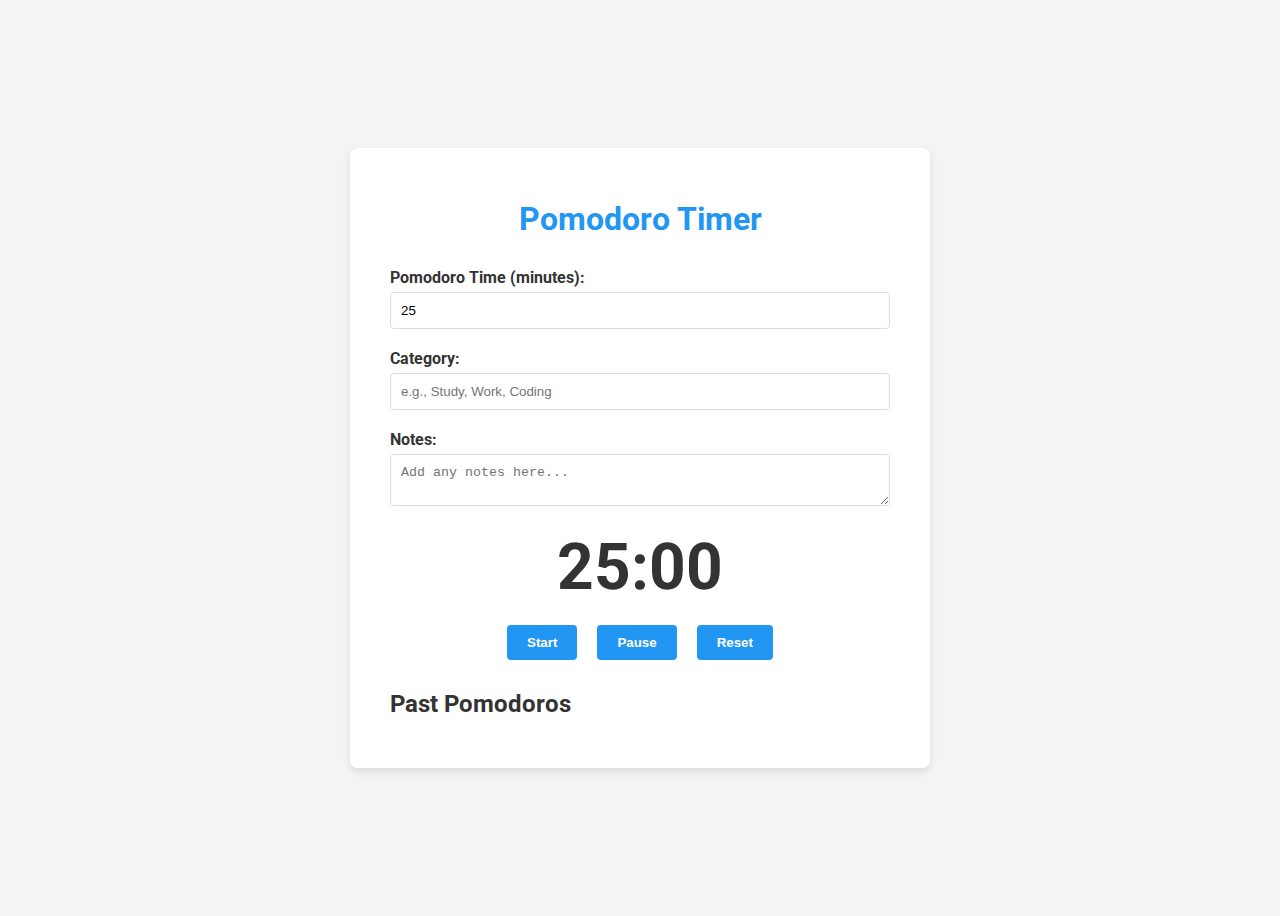
<file: apps/pomodoro/index.html>
<!DOCTYPE html>
<html>
<head>
  <title>Pomodoro Timer</title>
  <link rel="stylesheet" href="style.css">
  <link href="https://fonts.googleapis.com/css2?family=Roboto:wght@400;700&display=swap" rel="stylesheet">
</head>
<body>

<div class="container">
  <h1>Pomodoro Timer</h1>

  <div class="input-group">
    <label for="pomodoro-time">Pomodoro Time (minutes):</label>
    <input type="number" id="pomodoro-time" name="pomodoro-time" value="25" min="1">
  </div>

  <div class="input-group">
    <label for="category">Category:</label>
    <input type="text" id="category" name="category" placeholder="e.g., Study, Work, Coding">
  </div>

  <div class="input-group">
    <label for="notes">Notes:</label>
    <textarea id="notes" name="notes" placeholder="Add any notes here..."></textarea>
  </div>

  <div id="timer">
    <div id="time-left">25:00</div>
    <div class="buttons">
      <button id="start">Start</button>
      <button id="pause">Pause</button>
      <button id="reset">Reset</button>
    </div>
  </div>

  <div id="history">
    <h2>Past Pomodoros</h2>
    <ul id="pomodoro-list"></ul>
  </div>

</div>

<script src="script.js"></script>
</body>
</html>
</file>
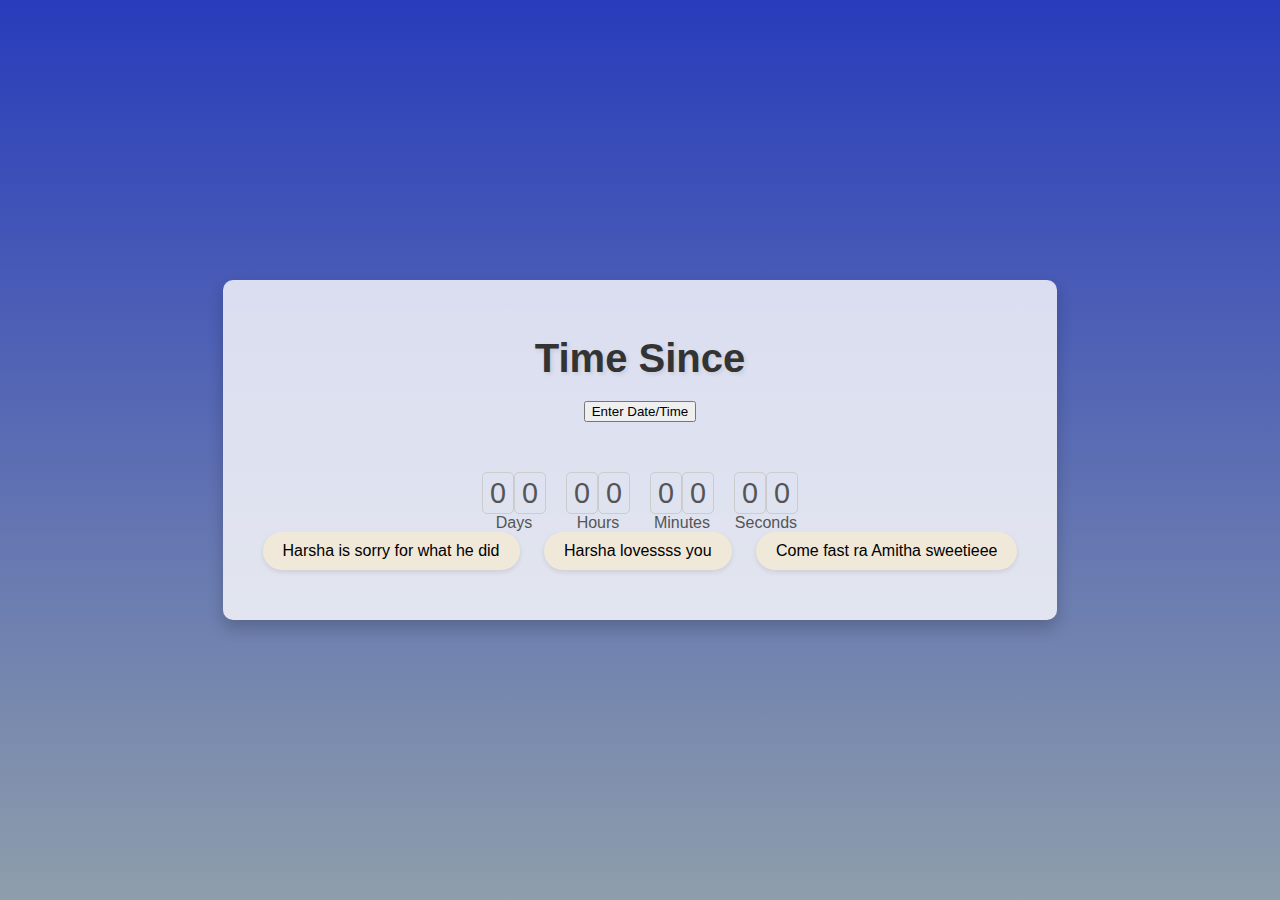
<file: apps/timesince/index.html>
<!DOCTYPE html>
<html>
<head>
    <title>Time Since</title>
    <link rel="stylesheet" href="style.css">
</head>
<body>
    <div class="container">
        <h1 id="timeSinceHeading" class="title">Time Since</h1>
        <button id="showPopup">Enter Date/Time</button>

        <div id="popup" style="display: none;">
            <h2>Enter Date/Time:</h2>
            <input type="datetime-local" id="datetimeInput">
            <button id="submitTime">Submit</button>
        </div>

        <div id="timeDisplay">
            <div class="time-part" id="days">
                <div class="digit-container">
                    <div class="digit" id="days-tens">0</div>
                    <div class="digit" id="days-ones">0</div>
                </div>
                <span>Days</span>
            </div>
            <div class="time-part" id="hours">
                <div class="digit-container">
                    <div class="digit" id="hours-tens">0</div>
                    <div class="digit" id="hours-ones">0</div>
                </div>
                <span>Hours</span>
            </div>
            <div class="time-part" id="minutes">
                <div class="digit-container">
                    <div class="digit" id="minutes-tens">0</div>
                    <div class="digit" id="minutes-ones">0</div>
                </div>
                <span>Minutes</span>
            </div>
            <div class="time-part" id="seconds">
                <div class="digit-container">
                    <div class="digit" id="seconds-tens">0</div>
                    <div class="digit" id="seconds-ones">0</div>
                </div>
                <span>Seconds</span>
            </div>
        </div>

        <div class="message-container">
            <div class="message">Harsha is sorry for what he did</div>
            <div class="message">Harsha lovessss you</div>
            <div class="message">Come fast ra Amitha sweetieee</div>
        </div>
    </div>

    <script src="script.js"></script>
</body>
</html>
</file>
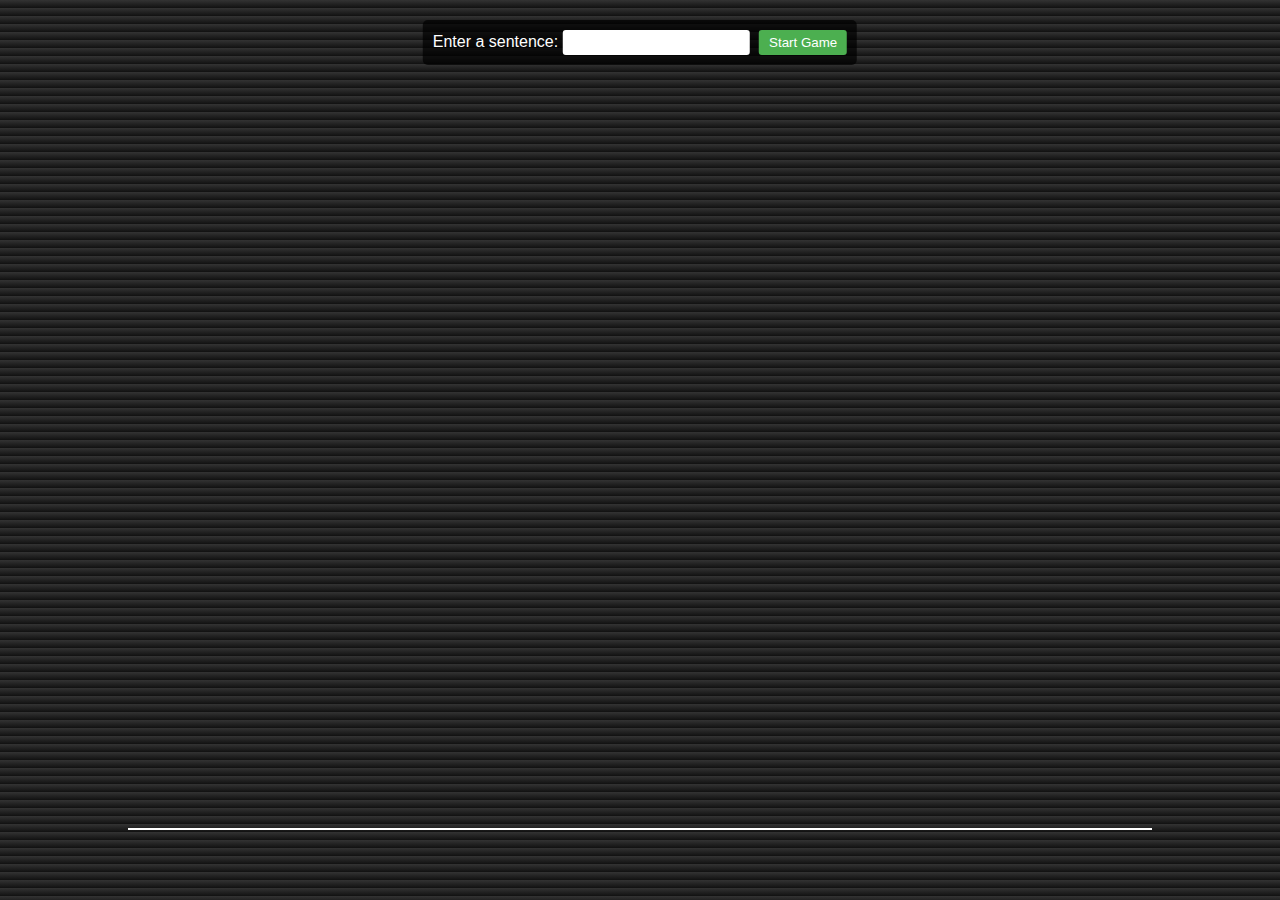
<file: apps/wordsallaround/index.html>
<!DOCTYPE html>
<html>
<head>
    <title>Grand Words Display - The Game</title>
    <link rel="stylesheet" href="style.css">
</head>
<body>
    <div id="input-area">
        Enter a sentence: <input type="text" id="sentence-input">
        <button id="start-button">Start Game</button>
    </div>
    <div id="target-line"></div>
    <div id="win-message">You Won!</div>

    <script src="script.js"></script>
</body>
</html>
</file>
<file: apps/pomodoro/style.css>
body {
    font-family: 'Roboto', sans-serif;
    display: flex;
    justify-content: center;
    align-items: center;
    min-height: 100vh;
    background-color: #f4f4f4;
    flex-direction: column;
    color: #333;
}

.container {
    background-color: #fff;
    padding: 30px 40px;
    border-radius: 8px;
    box-shadow: 0 4px 8px rgba(0, 0, 0, 0.1);
    max-width: 500px;
    width: 100%;
}

h1 {
    text-align: center;
    margin-bottom: 30px;
    color: #2196F3;
}

.input-group {
    margin-bottom: 20px;
}

label {
    display: block;
    margin-bottom: 5px;
    font-weight: bold;
}

input[type="text"],
input[type="number"], /* Added for number input */
textarea {
    width: 100%;
    padding: 10px;
    border: 1px solid #ddd;
    border-radius: 4px;
    box-sizing: border-box;
}

#timer {
    text-align: center;
}

#time-left {
    font-size: 4rem;
    font-weight: bold;
    margin-bottom: 20px;
}

.buttons {
    display: flex;
    justify-content: center;
}

button {
    padding: 10px 20px;
    margin: 0 10px;
    border: none;
    border-radius: 4px;
    background-color: #2196F3;
    color: white;
    cursor: pointer;
    font-weight: bold;
    transition: background-color 0.3s ease;
}

button:hover {
    background-color: #1976D2;
}

#history {
    margin-top: 30px;
}

#pomodoro-list {
    list-style: none;
    padding: 0;
}

#pomodoro-list li {
    margin-bottom: 10px;
    padding: 10px;
    border-radius: 4px;
    background-color: #f9f9f9;
}

#pomodoro-list li button {
    background-color: #f44336;
    color: white;
    border: none;
    padding: 5px 10px;
    border-radius: 4px;
    cursor: pointer;
    float: right;
    margin-left: 10px;
}
</file>
<file: apps/timesince/style.css>
body {
    font-family: 'Montserrat', sans-serif;
    background: linear-gradient(to bottom, #283cbb, #8e9eab);
    display: flex;
    justify-content: center;
    align-items: center;
    min-height: 100vh;
    overflow: hidden;
    margin: 0;
}

.container {
    background-color: rgba(255, 255, 255, 0.8);
    padding: 30px;
    border-radius: 10px;
    box-shadow: 0 8px 16px rgba(0, 0, 0, 0.2);
    text-align: center;
    position: relative;
    z-index: 1;
    display: flex;
    flex-direction: column;
    align-items: center;
}

.title {
    font-size: 2.5rem;
    margin-bottom: 20px;
    color: #333;
    text-shadow: 2px 2px 4px rgba(0, 0, 0, 0.1);
}

#timeDisplay {
    display: flex;
    gap: 20px;
    margin-top: 50px;
    color: #555;
}

.time-part {
    display: flex;
    flex-direction: column;
    align-items: center;
}

.digit-container {
    display: flex;
}

.digit,
.flip-card {
    width: 30px;
    height: 40px;
    font-size: 1.8rem;
    display: flex;
    justify-content: center;
    align-items: center;
    border: 1px solid #ccc;
    border-radius: 5px;
    overflow: hidden;
    position: relative;
}

.flip-card-inner {
    position: absolute;
    width: 100%;
    height: 100%;
    transition: transform 0.5s;
    transform-style: preserve-3d;
}

.flip-card.do-flip .flip-card-inner {
    transform: rotateY(180deg);
}

.flip-card-front,
.flip-card-back {
    position: absolute;
    width: 100%;
    height: 100%;
    -webkit-backface-visibility: hidden;
    backface-visibility: hidden;
    display: flex;
    justify-content: center;
    align-items: center;
}

.flip-card-back {
    transform: rotateY(180deg);
}

.message-container {
    width: 100%;
    overflow: hidden;
    white-space: nowrap;
    margin-top: auto;
    padding-bottom: 20px;
}

.message {
    display: inline-block;
    padding: 10px 20px;
    margin: 0 10px;
    border-radius: 20px;
    background-color: rgba(247, 233, 206, 0.7);
    box-shadow: 0 2px 5px rgba(0, 0, 0, 0.1);
    animation: scroll-messages 20s linear infinite;
    white-space: nowrap;
}

@keyframes scroll-messages {
    0% {
        transform: translateX(100%);
    }
    100% {
        transform: translateX(-100%);
    }
}

.heart {
    position: absolute;
    font-size: 20px;
    color: #FF69B4;
    animation: float 3s linear infinite;
    pointer-events: none;
    z-index: 0;
    font-family: serif;
}

@keyframes float {
    0% {
        transform: translate(0, 0) rotate(0deg) scale(1);
        opacity: 0;
    }
    50% {
        opacity: 1;
    }
    100% {
        transform: translate(calc(var(--x) * 0.2vw), -100vh) rotate(360deg) scale(0);
        opacity: 0;
    }
}

.heart:nth-child(1) { --x: -10; animation-delay: 0s; }
.heart:nth-child(2) { --x: 10; animation-delay: 0.5s; }
.heart:nth-child(3) { --x: -5; animation-delay: 1s; }
.heart:nth-child(4) { --x: 5; animation-delay: 1.5s; }
.heart:nth-child(5) { --x: -15; animation-delay: 2s; }
.heart:nth-child(6) { --x: 15; animation-delay: 2.5s; }
.heart:nth-child(7) { --x: -20; animation-delay: 3s; }
.heart:nth-child(8) { --x: 20; animation-delay: 3.5s; }
.heart:nth-child(9) { --x: -25; animation-delay: 4s; }
.heart:nth-child(10) { --x: 25; animation-delay: 4.5s; }
</file>
<file: apps/wordsallaround/style.css>
body {
    background: linear-gradient(to bottom, #333, #111);
    overflow: hidden;
    font-family: 'Arial Black', sans-serif;
    user-select: none;
}

.word {
    position: absolute;
    font-size: 2.5em;
    color: #fff;
    text-shadow: 2px 2px 4px #000;
    white-space: nowrap;
    opacity: 0;
    animation: move 12s linear infinite;
    transform-origin: center;
    cursor: pointer;
    transition: transform 0.3s ease, opacity 0.3s ease;
}

.word.found {
    animation: none !important;
    transform: none !important;
    opacity: 1 !important;
    cursor: default;
    pointer-events: none;
}

.sparkle {
    position: absolute;
    width: 8px;
    height: 8px;
    background-color: #FFD700;
    border-radius: 50%;
    animation: sparkle 1.2s linear infinite;
    opacity: 0;
}

@keyframes move {
    0% { transform: translate(-20vw, calc(50vh + 20vh * (var(--random-y)))) scale(0.5) rotate(calc(var(--random-rotation) * 1deg)); opacity: 0;}
    50% {opacity: 1; transform: translate(50vw, calc(50vh + 20vh * (var(--random-y)))) scale(1.2) rotate(calc(var(--random-rotation)* 2deg));}
    100% { transform: translate(120vw, calc(50vh + 20vh * (var(--random-y)))) scale(0.5) rotate(calc(var(--random-rotation) * 3deg)); opacity: 0;}
}

@keyframes sparkle {
    0% { transform: scale(0); opacity: 0;}
    25% { transform: scale(1.5); opacity: 1;}
    50% {transform: scale(1); opacity: 1;}
    100% { transform: scale(0); opacity: 0;}
}

.emoji {
    font-size: 2em;
    position: absolute;
    animation: emoji-move 10s linear infinite alternate;
    pointer-events: none;
    filter: drop-shadow(2px 2px 2px #000);
}

@keyframes emoji-move {
    0% { transform: translate(0, -20vh) rotate(0deg);}
    100% { transform: translate(calc(100vw - 50px), 120vh) rotate(360deg);}
}

#target-line {
    position: absolute;
    bottom: 20px;
    left: 50%;
    transform: translateX(-50%);
    width: 80%;
    height: 50px;
    border-top: 2px solid white;
    display: flex;
    justify-content: center;
    align-items: center;
    flex-wrap: wrap;
}

#target-line span {
    margin: 0 10px;
    font-size: 1.5em;
    color: white;
}

#input-area {
    position: absolute;
    top: 20px;
    left: 50%;
    transform: translateX(-50%);
    background-color: rgba(0, 0, 0, 0.7);
    padding: 10px;
    border-radius: 5px;
    color: white;
}

#input-area input[type="text"] {
    padding: 5px;
    margin-right: 5px;
    border-radius: 3px;
    border: none;
}

#input-area button {
    padding: 5px 10px;
    border: none;
    border-radius: 3px;
    background-color: #4CAF50;
    color: white;
    cursor: pointer;
}

#win-message {
    position: absolute;
    top: 50%;
    left: 50%;
    transform: translate(-50%, -50%);
    background-color: rgba(0, 0, 0, 0.8);
    color: white;
    padding: 20px;
    border-radius: 10px;
    font-size: 2em;
    display: none;
}
</file>
